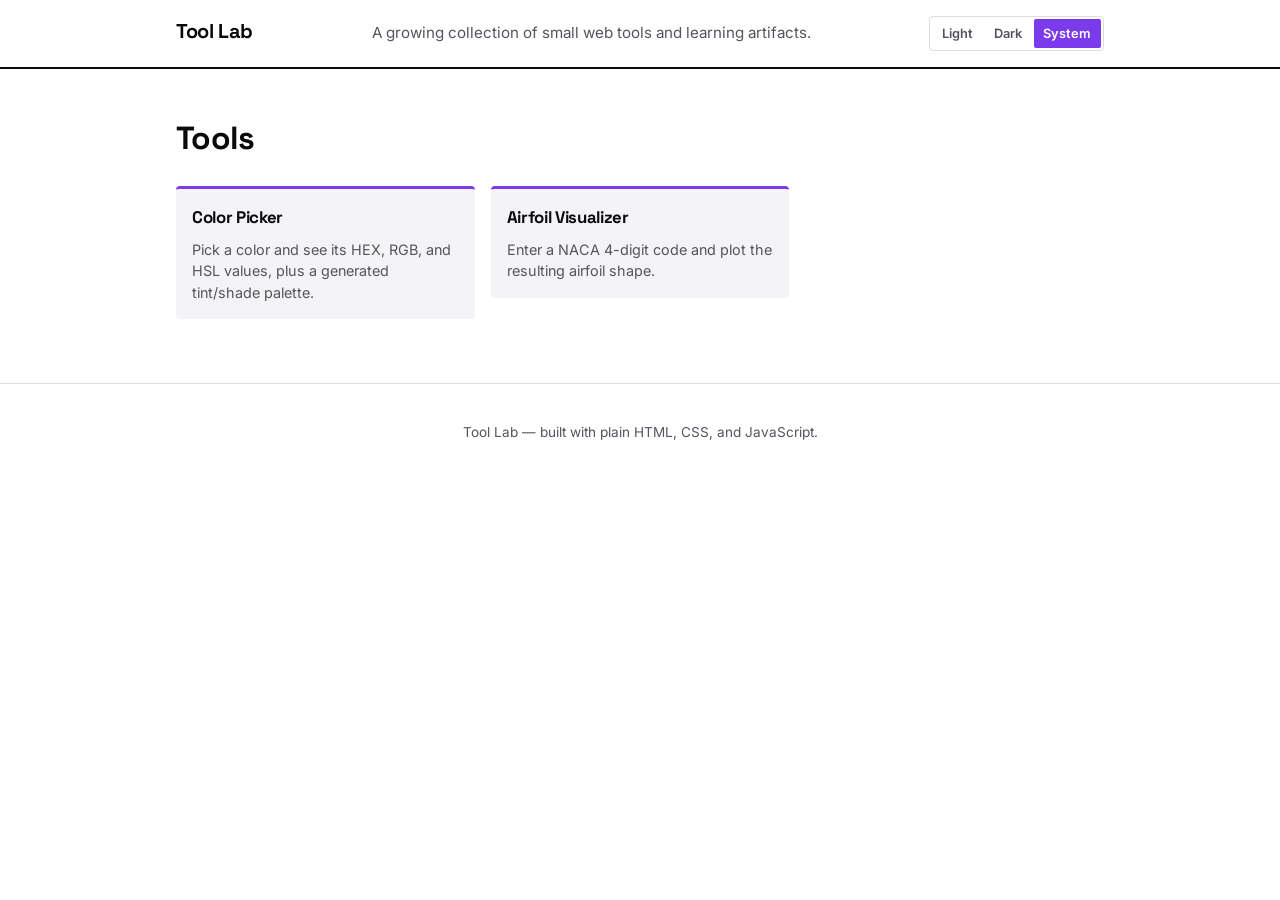
<file: index.html>
<!doctype html>
<html lang="en">
<head>
  <meta charset="utf-8">
  <meta name="viewport" content="width=device-width, initial-scale=1">
  <title>Tool Lab</title>
  <script src="assets/theme.js"></script>
  <link rel="preconnect" href="https://fonts.googleapis.com">
  <link rel="preconnect" href="https://fonts.gstatic.com" crossorigin>
  <link href="https://fonts.googleapis.com/css2?family=Inter:wght@400;600;700&family=Space+Grotesk:wght@600;700&display=swap" rel="stylesheet">
  <link rel="stylesheet" href="assets/common.css">
</head>
<body>
  <header class="site-header">
    <div class="site-header__inner">
      <span class="site-title">Tool Lab</span>
      <p class="site-tagline">A growing collection of small web tools and learning artifacts.</p>
      <div class="theme-toggle" id="theme-toggle" role="group" aria-label="Theme"></div>
    </div>
  </header>

  <main>
    <h1>Tools</h1>
    <ul id="tool-list" class="card-grid" aria-label="Available tools"></ul>
  </main>

  <footer class="site-footer">
    <p>Tool Lab &mdash; built with plain HTML, CSS, and JavaScript.</p>
  </footer>

  <script src="assets/tools-data.js"></script>
  <script>
    const list = document.getElementById("tool-list");
    for (const tool of TOOLS) {
      const li = document.createElement("li");
      const a = document.createElement("a");
      a.className = "card";
      a.href = tool.path;
      const h2 = document.createElement("h2");
      h2.textContent = tool.name;
      const p = document.createElement("p");
      p.textContent = tool.description;
      a.append(h2, p);
      li.append(a);
      list.append(li);
    }
  </script>
</body>
</html>
</file>
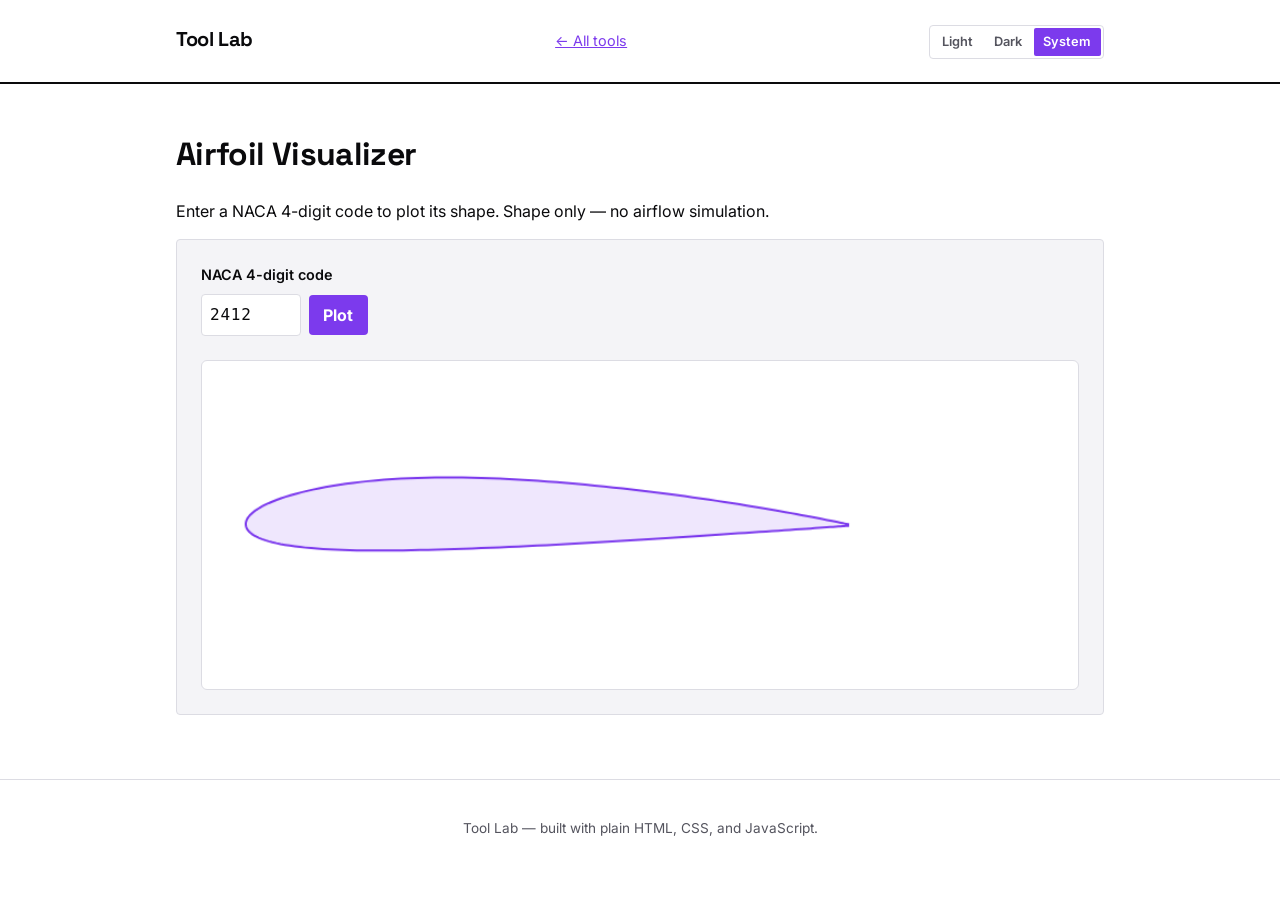
<file: tools/airfoil-visualizer/index.html>
<!doctype html>
<html lang="en">
<head>
  <meta charset="utf-8">
  <meta name="viewport" content="width=device-width, initial-scale=1">
  <title>Airfoil Visualizer &mdash; Tool Lab</title>
  <script src="../../assets/theme.js"></script>
  <link rel="preconnect" href="https://fonts.googleapis.com">
  <link rel="preconnect" href="https://fonts.gstatic.com" crossorigin>
  <link href="https://fonts.googleapis.com/css2?family=Inter:wght@400;600;700&family=Space+Grotesk:wght@600;700&display=swap" rel="stylesheet">
  <link rel="stylesheet" href="../../assets/common.css">
  <link rel="stylesheet" href="style.css">
</head>
<body>
  <header class="site-header">
    <div class="site-header__inner">
      <a class="site-title" href="../../index.html">Tool Lab</a>
      <p class="breadcrumb"><a href="../../index.html">&larr; All tools</a></p>
      <div class="theme-toggle" id="theme-toggle" role="group" aria-label="Theme"></div>
    </div>
  </header>

  <main>
    <h1>Airfoil Visualizer</h1>
    <p>Enter a NACA 4-digit code to plot its shape. Shape only &mdash; no airflow simulation.</p>

    <div class="tool-panel">
      <form id="naca-form" novalidate>
        <label for="naca-code">NACA 4-digit code</label>
        <div class="code-row">
          <input type="text" id="naca-code" value="2412" inputmode="numeric" maxlength="4" pattern="\d{4}" autocomplete="off">
          <button type="submit">Plot</button>
        </div>
        <p id="naca-error" class="field-error" hidden>Enter exactly 4 digits, e.g. 2412.</p>
      </form>

      <canvas id="airfoil-canvas" width="800" height="300" aria-label="Airfoil shape plot"></canvas>
    </div>
  </main>

  <footer class="site-footer">
    <p>Tool Lab &mdash; built with plain HTML, CSS, and JavaScript.</p>
  </footer>

  <script src="script.js"></script>
</body>
</html>
</file>
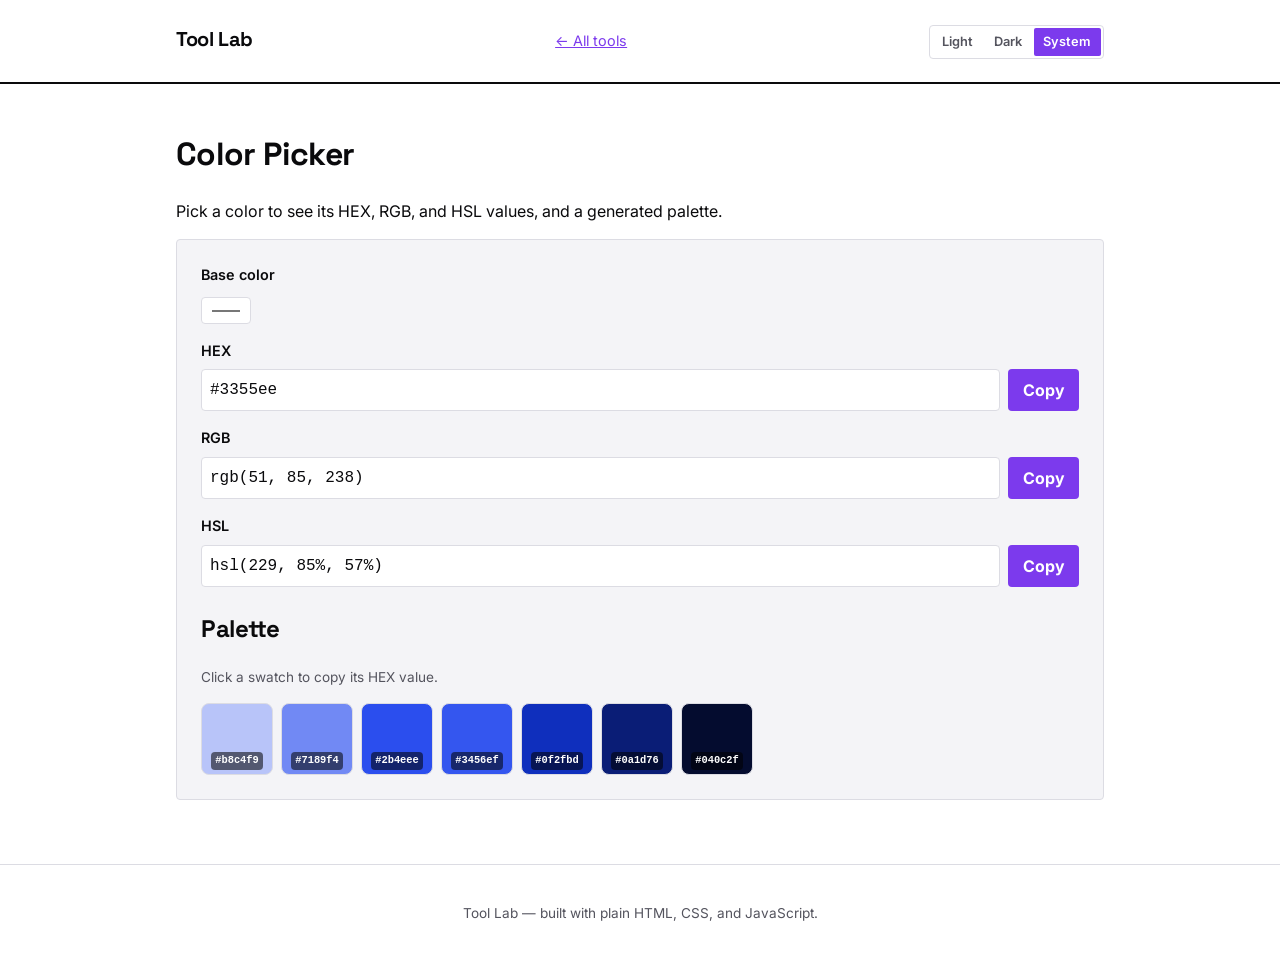
<file: tools/color-picker/index.html>
<!doctype html>
<html lang="en">
<head>
  <meta charset="utf-8">
  <meta name="viewport" content="width=device-width, initial-scale=1">
  <title>Color Picker &mdash; Tool Lab</title>
  <script src="../../assets/theme.js"></script>
  <link rel="preconnect" href="https://fonts.googleapis.com">
  <link rel="preconnect" href="https://fonts.gstatic.com" crossorigin>
  <link href="https://fonts.googleapis.com/css2?family=Inter:wght@400;600;700&family=Space+Grotesk:wght@600;700&display=swap" rel="stylesheet">
  <link rel="stylesheet" href="../../assets/common.css">
  <link rel="stylesheet" href="style.css">
</head>
<body>
  <header class="site-header">
    <div class="site-header__inner">
      <a class="site-title" href="../../index.html">Tool Lab</a>
      <p class="breadcrumb"><a href="../../index.html">&larr; All tools</a></p>
      <div class="theme-toggle" id="theme-toggle" role="group" aria-label="Theme"></div>
    </div>
  </header>

  <main>
    <h1>Color Picker</h1>
    <p>Pick a color to see its HEX, RGB, and HSL values, and a generated palette.</p>

    <div class="tool-panel">
      <label for="color-input">Base color</label>
      <input type="color" id="color-input" value="#3355ee">

      <div class="value-grid">
        <div class="value-row">
          <label for="hex-value">HEX</label>
          <div class="value-with-copy">
            <input type="text" id="hex-value" readonly>
            <button type="button" data-copy-target="hex-value">Copy</button>
          </div>
        </div>
        <div class="value-row">
          <label for="rgb-value">RGB</label>
          <div class="value-with-copy">
            <input type="text" id="rgb-value" readonly>
            <button type="button" data-copy-target="rgb-value">Copy</button>
          </div>
        </div>
        <div class="value-row">
          <label for="hsl-value">HSL</label>
          <div class="value-with-copy">
            <input type="text" id="hsl-value" readonly>
            <button type="button" data-copy-target="hsl-value">Copy</button>
          </div>
        </div>
      </div>

      <h2>Palette</h2>
      <p class="palette-hint">Click a swatch to copy its HEX value.</p>
      <ul id="palette" class="palette" aria-label="Generated palette"></ul>
    </div>
  </main>

  <footer class="site-footer">
    <p>Tool Lab &mdash; built with plain HTML, CSS, and JavaScript.</p>
  </footer>

  <script src="script.js"></script>
</body>
</html>
</file>
<file: assets/common.css>
:root {
  --color-bg: #ffffff;
  --color-surface: #f4f4f7;
  --color-border: #dcdce3;
  --color-text: #0a0a0c;
  --color-text-muted: #54545e;
  --color-accent: #7c3aed;
  --color-accent-contrast: #ffffff;
  --radius: 4px;
  --space-1: 0.5rem;
  --space-2: 1rem;
  --space-3: 1.5rem;
  --space-4: 2.5rem;
  --font-sans: "Inter", system-ui, -apple-system, "Segoe UI", Roboto, sans-serif;
  --font-heading: "Space Grotesk", var(--font-sans);
  --font-mono: ui-monospace, SFMono-Regular, Menlo, Consolas, monospace;
}

@media (prefers-color-scheme: dark) {
  :root:not([data-theme="light"]) {
    --color-bg: #09090b;
    --color-surface: #161618;
    --color-border: #2a2a2f;
    --color-text: #f5f5f7;
    --color-text-muted: #a3a3ad;
    --color-accent: #a78bfa;
    --color-accent-contrast: #0a0a0c;
  }
}

:root[data-theme="dark"] {
  --color-bg: #09090b;
  --color-surface: #161618;
  --color-border: #2a2a2f;
  --color-text: #f5f5f7;
  --color-text-muted: #a3a3ad;
  --color-accent: #a78bfa;
  --color-accent-contrast: #0a0a0c;
}

* {
  box-sizing: border-box;
}

body {
  margin: 0;
  background: var(--color-bg);
  color: var(--color-text);
  font-family: var(--font-sans);
  line-height: 1.5;
}

a {
  color: var(--color-accent);
}

h1,
h2,
h3 {
  font-family: var(--font-heading);
  font-weight: 700;
  letter-spacing: -0.02em;
}

.site-header {
  border-bottom: 2px solid var(--color-text);
  background: var(--color-bg);
}

.site-header__inner {
  max-width: 960px;
  margin: 0 auto;
  padding: var(--space-2) var(--space-2);
  display: flex;
  align-items: baseline;
  justify-content: space-between;
  gap: var(--space-2);
  flex-wrap: wrap;
}

.site-title {
  font-family: var(--font-heading);
  font-size: 1.25rem;
  font-weight: 700;
  letter-spacing: -0.02em;
  text-decoration: none;
  color: var(--color-text);
}

.site-tagline {
  margin: 0;
  color: var(--color-text-muted);
  font-size: 0.95rem;
}

.breadcrumb {
  font-size: 0.9rem;
}

main {
  max-width: 960px;
  margin: 0 auto;
  padding: var(--space-3) var(--space-2);
}

.site-footer {
  border-top: 1px solid var(--color-border);
  color: var(--color-text-muted);
  font-size: 0.85rem;
  text-align: center;
  padding: var(--space-3) var(--space-2);
  margin-top: var(--space-4);
}

.card-grid {
  display: grid;
  grid-template-columns: repeat(auto-fill, minmax(240px, 1fr));
  gap: var(--space-2);
  padding: 0;
  margin: var(--space-3) 0 0;
  list-style: none;
}

.card {
  display: block;
  background: var(--color-surface);
  border-top: 3px solid var(--color-accent);
  border-radius: var(--radius);
  padding: var(--space-2);
  text-decoration: none;
  color: inherit;
  transition: transform 0.15s ease;
}

.card:hover,
.card:focus-visible {
  transform: translateY(-2px);
}

.card h2 {
  margin: 0 0 var(--space-1);
  font-size: 1.05rem;
}

.card p {
  margin: 0;
  color: var(--color-text-muted);
  font-size: 0.9rem;
}

.tool-panel {
  background: var(--color-surface);
  border: 1px solid var(--color-border);
  border-radius: var(--radius);
  padding: var(--space-3);
}

label {
  display: block;
  font-weight: 600;
  margin-bottom: var(--space-1);
  font-size: 0.9rem;
}

input[type="text"],
input[type="color"] {
  font: inherit;
  padding: 0.5rem;
  border-radius: var(--radius);
  border: 1px solid var(--color-border);
  background: var(--color-bg);
  color: var(--color-text);
}

button {
  font: inherit;
  font-weight: 700;
  cursor: pointer;
  border: none;
  background: var(--color-accent);
  color: var(--color-accent-contrast);
  border-radius: var(--radius);
  padding: 0.5rem 0.9rem;
}

button:hover {
  filter: brightness(1.1);
}

button:focus-visible,
a:focus-visible,
input:focus-visible {
  outline: 2px solid var(--color-accent);
  outline-offset: 2px;
}

.field-error {
  color: #c0392b;
  font-size: 0.85rem;
  margin-top: var(--space-1);
}

.theme-toggle {
  display: flex;
  gap: 2px;
  border: 1px solid var(--color-border);
  border-radius: var(--radius);
  padding: 2px;
}

.theme-toggle__btn {
  font: inherit;
  font-weight: 600;
  font-size: 0.8rem;
  cursor: pointer;
  border: none;
  background: transparent;
  color: var(--color-text-muted);
  border-radius: calc(var(--radius) - 2px);
  padding: 0.3rem 0.6rem;
}

.theme-toggle__btn:hover {
  color: var(--color-text);
}

.theme-toggle__btn[aria-pressed="true"] {
  background: var(--color-accent);
  color: var(--color-accent-contrast);
}

@media (max-width: 480px) {
  .site-header__inner {
    flex-direction: column;
    align-items: flex-start;
  }
}
</file>
<file: tools/airfoil-visualizer/style.css>
.code-row {
  display: flex;
  gap: var(--space-1);
  align-items: center;
}

#naca-code {
  width: 100px;
  font-family: var(--font-mono);
  letter-spacing: 0.05em;
}

#airfoil-canvas {
  display: block;
  width: 100%;
  height: auto;
  margin-top: var(--space-3);
  background: var(--color-bg);
  border: 1px solid var(--color-border);
  border-radius: 6px;
}
</file>
<file: tools/color-picker/style.css>
.value-grid {
  display: flex;
  flex-direction: column;
  gap: var(--space-2);
  margin: var(--space-2) 0 var(--space-3);
}

.value-with-copy {
  display: flex;
  gap: var(--space-1);
}

.value-with-copy input {
  flex: 1;
  font-family: var(--font-mono);
}

.palette-hint {
  color: var(--color-text-muted);
  font-size: 0.85rem;
  margin-top: 0;
}

.palette {
  display: flex;
  gap: var(--space-1);
  list-style: none;
  padding: 0;
  margin: var(--space-2) 0 0;
  flex-wrap: wrap;
}

.swatch {
  border: 1px solid var(--color-border);
  border-radius: 8px;
  cursor: pointer;
  width: 72px;
  height: 72px;
  display: flex;
  align-items: flex-end;
  justify-content: center;
  padding: 4px;
}

.swatch__label {
  background: rgba(0, 0, 0, 0.55);
  color: #fff;
  font-family: var(--font-mono);
  font-size: 0.65rem;
  padding: 1px 4px;
  border-radius: 4px;
}
</file>
